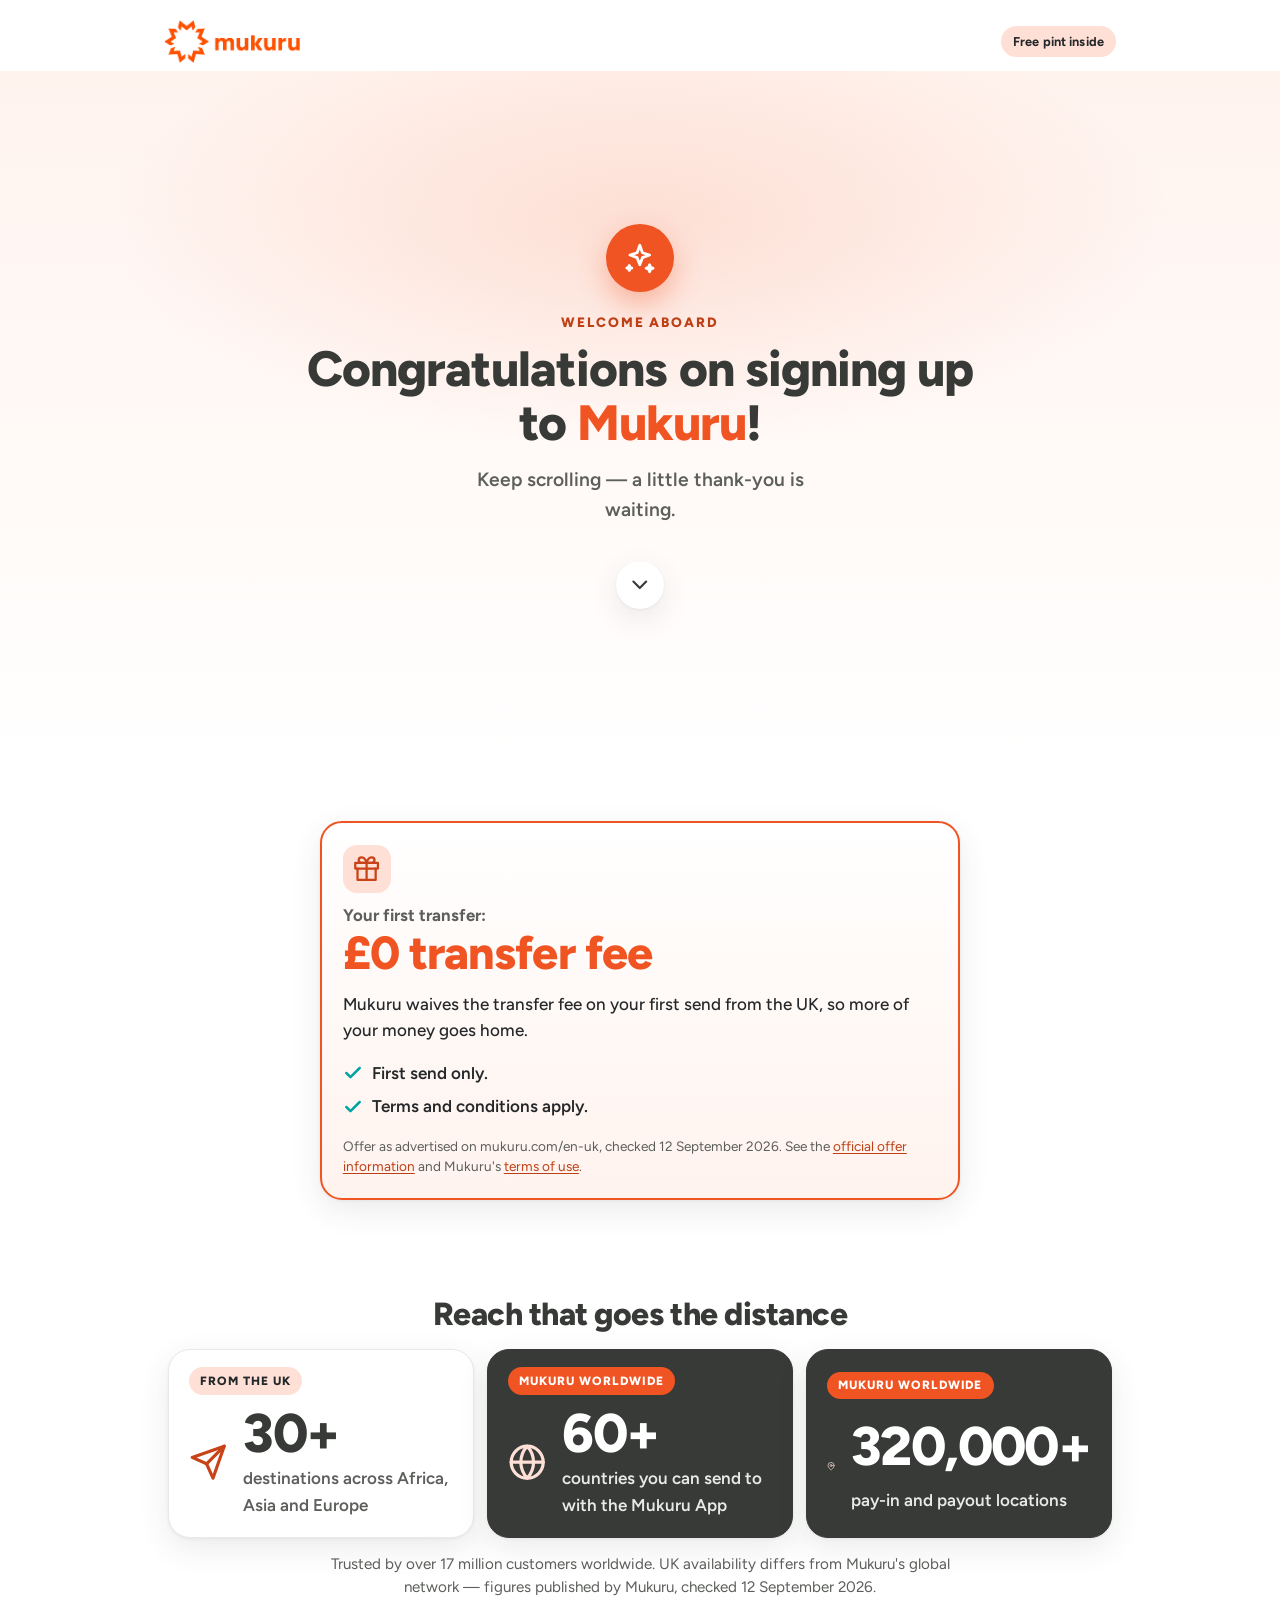
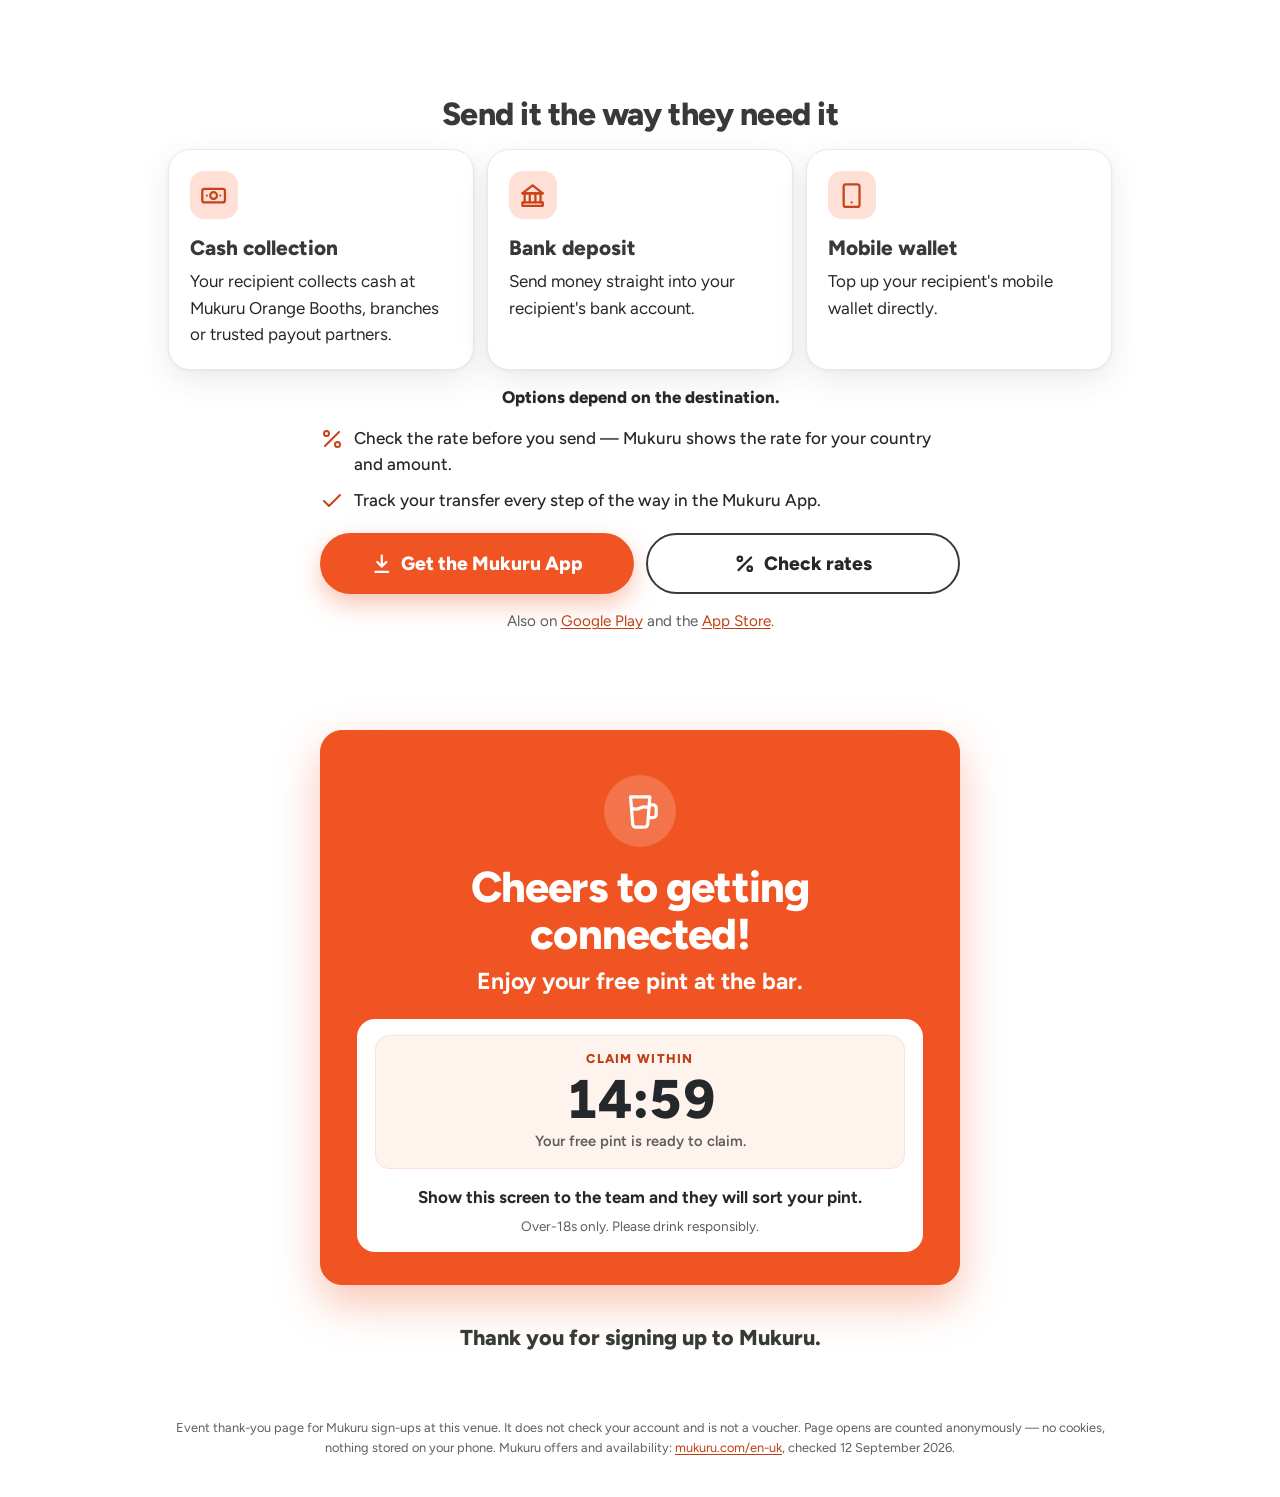
<file: index.html>
<!doctype html>
<html lang="en-GB">
  <head>
    <meta charset="utf-8" />
    <meta name="viewport" content="width=device-width, initial-scale=1" />
    <title>Welcome to Mukuru · Sign-up thank-you</title>
    <meta
      name="description"
      content="A thank-you for signing up to Mukuru: your first-transfer fee waiver, Mukuru's reach, ways to send money home, and your free pint."
    />
    <meta name="robots" content="noindex, nofollow" />
    <meta name="theme-color" content="#F05423" />
    <meta property="og:title" content="Welcome to Mukuru · Sign-up thank-you" />
    <meta
      property="og:description"
      content="Congratulations on signing up to Mukuru. Keep scrolling — a little thank-you is waiting."
    />
    <meta property="og:type" content="website" />
    <link
      rel="icon"
      href="assets/img/favicon.png"
      type="image/png"
      sizes="64x64"
    />
    <link rel="apple-touch-icon" href="assets/img/apple-touch-icon.png" />
    <link
      rel="preload"
      href="assets/fonts/figtree-latin.woff2"
      as="font"
      type="font/woff2"
      crossorigin
    />
    <link rel="stylesheet" href="assets/css/style.css" />
    <script>
      document.documentElement.classList.add("js");
    </script>
  </head>
  <body>
    <svg
      xmlns="http://www.w3.org/2000/svg"
      style="display: none"
      aria-hidden="true"
      focusable="false"
    >
      <symbol id="i-chevron" viewBox="0 0 24 24">
        <path d="M6 9l6 6 6-6" />
      </symbol>
      <symbol id="i-sparkle" viewBox="0 0 24 24">
        <path d="M12 3l1.9 5.4L19 10l-5.1 1.9L12 17l-1.9-5.1L5 10l5.1-1.6z" />
        <path d="M19 17l.7 1.8 1.8.7-1.8.7L19 22l-.7-1.8-1.8-.7 1.8-.7z" />
        <path d="M4.5 17.5l.5 1.3 1.3.5-1.3.5-.5 1.2-.5-1.2-1.3-.5 1.3-.5z" />
      </symbol>
      <symbol id="i-gift" viewBox="0 0 24 24">
        <path d="M20 12v10H4V12" />
        <path d="M2 7h20v5H2z" />
        <path d="M12 22V7" />
        <path d="M12 7H7.5a2.5 2.5 0 0 1 0-5C11 2 12 7 12 7z" />
        <path d="M12 7h4.5a2.5 2.5 0 0 0 0-5C13 2 12 7 12 7z" />
      </symbol>
      <symbol id="i-globe" viewBox="0 0 24 24">
        <circle cx="12" cy="12" r="10" />
        <path d="M2 12h20" />
        <path
          d="M12 2a15.3 15.3 0 0 1 4 10 15.3 15.3 0 0 1-4 10 15.3 15.3 0 0 1-4-10 15.3 15.3 0 0 1 4-10z"
        />
      </symbol>
      <symbol id="i-pin" viewBox="0 0 24 24">
        <path d="M21 10c0 7-9 13-9 13s-9-6-9-13a9 9 0 0 1 18 0z" />
        <circle cx="12" cy="10" r="3" />
      </symbol>
      <symbol id="i-send" viewBox="0 0 24 24">
        <path d="M22 2L11 13" />
        <path d="M22 2l-7 20-4-9-9-4 20-7z" />
      </symbol>
      <symbol id="i-cash" viewBox="0 0 24 24">
        <rect x="2" y="6" width="20" height="12" rx="2" />
        <circle cx="12" cy="12" r="3" />
        <path d="M6 12h.01M18 12h.01" />
      </symbol>
      <symbol id="i-bank" viewBox="0 0 24 24">
        <path d="M3 10h18" />
        <path d="M12 3l9 7H3l9-7z" />
        <path d="M5 10v8M9.5 10v8M14.5 10v8M19 10v8" />
        <path d="M3 18h18v3H3z" />
      </symbol>
      <symbol id="i-phone" viewBox="0 0 24 24">
        <rect x="5" y="2" width="14" height="20" rx="2" />
        <path d="M12 18h.01" />
      </symbol>
      <symbol id="i-tick" viewBox="0 0 24 24">
        <path d="M20 6L9 17l-5-5" />
      </symbol>
      <symbol id="i-rate" viewBox="0 0 24 24">
        <path d="M19 5L5 19" />
        <circle cx="6.5" cy="6.5" r="2.5" />
        <circle cx="17.5" cy="17.5" r="2.5" />
      </symbol>
      <symbol id="i-download" viewBox="0 0 24 24">
        <path d="M12 3v12" />
        <path d="M7 10l5 5 5-5" />
        <path d="M5 21h14" />
      </symbol>
      <symbol id="i-pint" viewBox="0 0 24 24">
        <path d="M6 3h12l-1.3 17.1a2 2 0 0 1-2 1.9H9.3a2 2 0 0 1-2-1.9L6 3z" />
        <path d="M6.6 10c1.8 1 3.6 1 5.4 0s3.6-1 5.4 0" />
        <path d="M18 8h2a2 2 0 0 1 2 2v4a2 2 0 0 1-2 2h-2.8" />
      </symbol>
      <symbol id="i-clock" viewBox="0 0 24 24">
        <circle cx="12" cy="12" r="9" />
        <path d="M12 7v5l3.2 1.9" />
      </symbol>
      <symbol id="i-external" viewBox="0 0 24 24">
        <path d="M7 17L17 7" />
        <path d="M8 7h9v9" />
      </symbol>
    </svg>

    <header class="topbar">
      <img
        class="logo"
        src="assets/img/mukuru-logo.png"
        alt="Mukuru"
        width="299"
        height="95"
        decoding="async"
      />
      <span class="chip">Free pint inside</span>
    </header>

    <main id="main">
      <!-- 1. Welcome -->
      <section class="hero" aria-labelledby="hero-title">
        <div class="confetti" aria-hidden="true">
          <i></i><i></i><i></i><i></i><i></i><i></i><i></i><i></i><i></i><i></i
          ><i></i><i></i><i></i><i></i><i></i><i></i>
        </div>
        <div class="hero-inner">
          <div class="hero-badge" aria-hidden="true">
            <svg class="icon"><use href="#i-sparkle" /></svg>
          </div>
          <p class="eyebrow">Welcome aboard</p>
          <h1 id="hero-title">
            Congratulations on signing up to <span class="brand">Mukuru</span>!
          </h1>
          <p class="lede">Keep scrolling — a little thank-you is waiting.</p>
          <a
            class="scroll-cue"
            href="#offer"
            aria-label="Scroll down to your first-transfer offer"
            ><svg class="icon" aria-hidden="true"><use href="#i-chevron" /></svg
          ></a>
        </div>
      </section>

      <!-- 2. First transfer -->
      <section id="offer" class="section" aria-labelledby="offer-title">
        <article class="card card-offer reveal">
          <div class="card-icon" aria-hidden="true">
            <svg class="icon"><use href="#i-gift" /></svg>
          </div>
          <h2 id="offer-title" class="offer-title">
            <span class="offer-kicker">Your first transfer:</span>
            <span class="offer-big">£0 transfer fee</span>
          </h2>
          <p class="offer-copy">
            Mukuru waives the transfer fee on your first send from the UK, so
            more of your money goes home.
          </p>
          <ul class="conditions">
            <li>
              <svg class="icon" aria-hidden="true"><use href="#i-tick" /></svg
              >First send only.
            </li>
            <li>
              <svg class="icon" aria-hidden="true"><use href="#i-tick" /></svg
              >Terms and conditions apply.
            </li>
          </ul>
          <p class="fineprint">
            Offer as advertised on mukuru.com/en-uk, checked 12 September 2026.
            See the
            <a
              href="https://www.mukuru.com/en-uk/download-mukuru-app/"
              rel="noopener"
              >official offer information</a
            >
            and Mukuru's
            <a
              href="https://www.mukuru.com/en-uk/legal/mukuru-money-transfer-service/"
              rel="noopener"
              >terms of use</a
            >.
          </p>
        </article>
      </section>

      <!-- 3. Reach -->
      <section class="section" aria-labelledby="reach-title">
        <h2 id="reach-title" class="section-title reveal">
          Reach that goes the distance
        </h2>
        <div class="stats">
          <article class="card stat reveal">
            <span class="scope scope-uk">From the UK</span>
            <svg class="icon stat-icon" aria-hidden="true">
              <use href="#i-send" />
            </svg>
            <span class="num">30+</span>
            <span class="label"
              >destinations across Africa, Asia and Europe</span
            >
          </article>
          <article class="card stat stat-global reveal">
            <span class="scope scope-global">Mukuru worldwide</span>
            <svg class="icon stat-icon" aria-hidden="true">
              <use href="#i-globe" />
            </svg>
            <span class="num">60+</span>
            <span class="label"
              >countries you can send to with the Mukuru App</span
            >
          </article>
          <article class="card stat stat-global reveal">
            <span class="scope scope-global">Mukuru worldwide</span>
            <svg class="icon stat-icon" aria-hidden="true">
              <use href="#i-pin" />
            </svg>
            <span class="num">320,000+</span>
            <span class="label">pay-in and payout locations</span>
          </article>
        </div>
        <p class="note reveal">
          Trusted by over 17 million customers worldwide. UK availability
          differs from Mukuru's global network — figures published by Mukuru,
          checked 12 September 2026.
        </p>
      </section>

      <!-- 4. Ways to send -->
      <section class="section" aria-labelledby="ways-title">
        <h2 id="ways-title" class="section-title reveal">
          Send it the way they need it
        </h2>
        <div class="ways">
          <article class="card way reveal">
            <div class="card-icon" aria-hidden="true">
              <svg class="icon"><use href="#i-cash" /></svg>
            </div>
            <h3>Cash collection</h3>
            <p>
              Your recipient collects cash at Mukuru Orange Booths, branches or
              trusted payout partners.
            </p>
          </article>
          <article class="card way reveal">
            <div class="card-icon" aria-hidden="true">
              <svg class="icon"><use href="#i-bank" /></svg>
            </div>
            <h3>Bank deposit</h3>
            <p>Send money straight into your recipient's bank account.</p>
          </article>
          <article class="card way reveal">
            <div class="card-icon" aria-hidden="true">
              <svg class="icon"><use href="#i-phone" /></svg>
            </div>
            <h3>Mobile wallet</h3>
            <p>Top up your recipient's mobile wallet directly.</p>
          </article>
        </div>
        <p class="note note-strong reveal">
          Options depend on the destination.
        </p>
        <ul class="ticks reveal">
          <li>
            <svg class="icon" aria-hidden="true"><use href="#i-rate" /></svg
            ><span
              >Check the rate before you send — Mukuru shows the rate for your
              country and amount.</span
            >
          </li>
          <li>
            <svg class="icon" aria-hidden="true"><use href="#i-tick" /></svg
            ><span
              >Track your transfer every step of the way in the Mukuru
              App.</span
            >
          </li>
        </ul>
        <div class="cta-row reveal">
          <a
            class="btn btn-primary"
            href="https://www.mukuru.com/en-uk/download-mukuru-app/"
            rel="noopener"
            ><svg class="icon" aria-hidden="true">
              <use href="#i-download" /></svg
            >Get the Mukuru App</a
          >
          <a
            class="btn btn-secondary"
            href="https://www.mukuru.com/en-uk/check-rates/"
            rel="noopener"
            ><svg class="icon" aria-hidden="true"><use href="#i-rate" /></svg
            >Check rates</a
          >
        </div>
        <p class="store-links reveal">
          Also on
          <a
            href="https://play.google.com/store/apps/details?id=com.mukuru.customer.android"
            rel="noopener"
            >Google Play</a
          >
          and the
          <a href="https://apps.apple.com/gb/app/id1515075370" rel="noopener"
            >App Store</a
          >.
        </p>
      </section>

      <!-- 5. Pint -->
      <section class="section section-pint" aria-labelledby="pint-title">
        <article class="card card-pint reveal">
          <div class="pint-icon" aria-hidden="true">
            <svg class="icon"><use href="#i-pint" /></svg>
          </div>
          <h2 id="pint-title">Cheers to getting connected!</h2>
          <p class="pint-lede">Enjoy your free pint at the bar.</p>
          <div class="pint-panel">
            <div class="claim" id="claim" data-minutes="15">
              <p class="claim-fallback">
                Claim your free pint within 15 minutes of scanning.
              </p>
            </div>
            <p class="pint-how">
              Show this screen to the team and they will sort your pint.
            </p>
            <p class="fineprint">Over-18s only. Please drink responsibly.</p>
          </div>
        </article>
        <p class="thanks reveal">Thank you for signing up to Mukuru.</p>
      </section>
    </main>

    <footer class="foot">
      <p>
        Event thank-you page for Mukuru sign-ups at this venue. It does not
        check your account and is not a voucher. Page opens are counted
        anonymously — no cookies, nothing stored on your phone. Mukuru offers
        and availability:
        <a href="https://www.mukuru.com/en-uk/" rel="noopener"
          >mukuru.com/en-uk</a
        >, checked 12 September 2026.
      </p>
    </footer>

    <script src="assets/js/main.js" defer></script>
  </body>
</html>
</file>
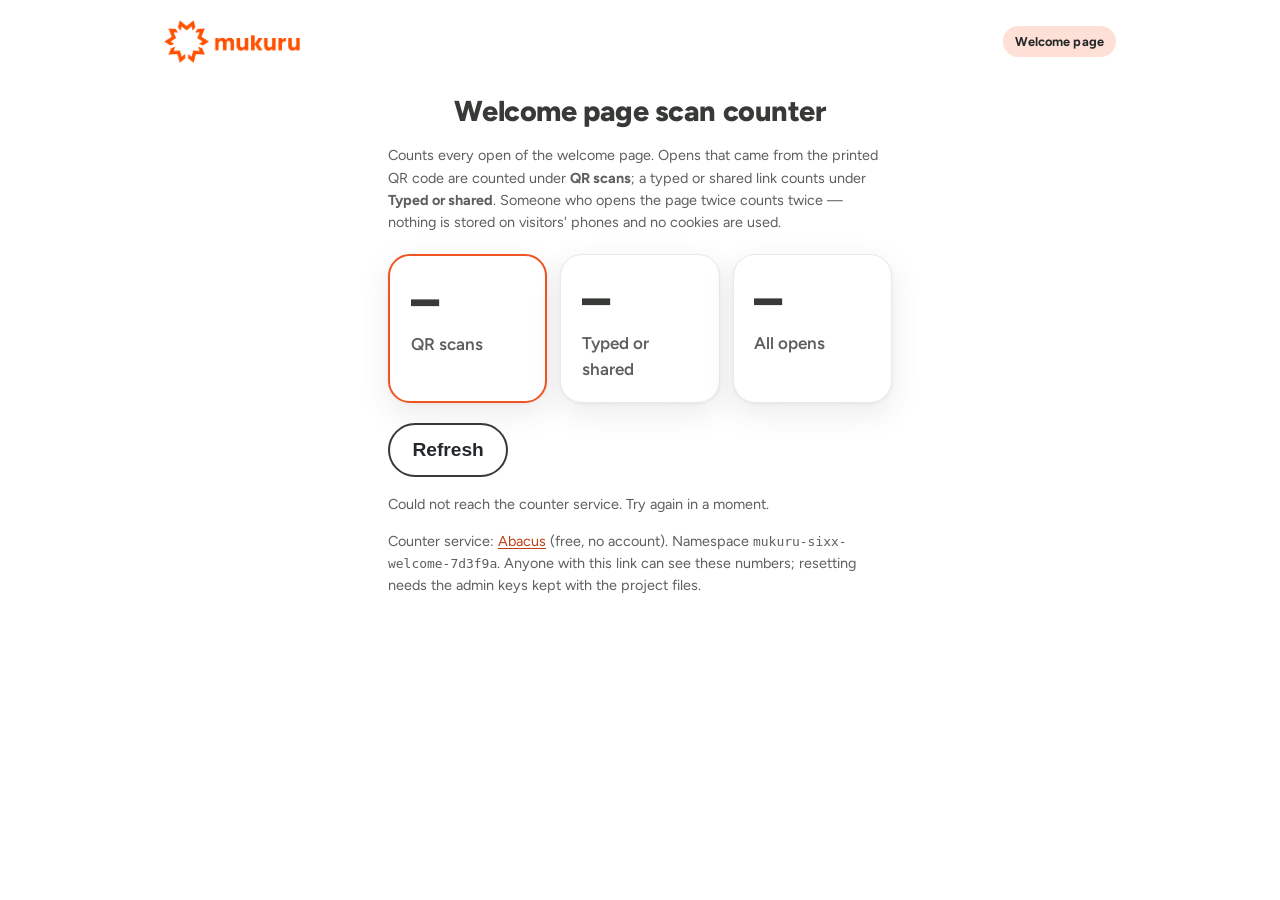
<file: stats.html>
<!doctype html>
<html lang="en-GB">
  <head>
    <meta charset="utf-8" />
    <meta name="viewport" content="width=device-width, initial-scale=1" />
    <title>Scan counter · Mukuru welcome page</title>
    <meta name="robots" content="noindex, nofollow" />
    <meta name="theme-color" content="#F05423" />
    <link
      rel="icon"
      href="assets/img/favicon.png"
      type="image/png"
      sizes="64x64"
    />
    <link rel="stylesheet" href="assets/css/style.css" />
    <style>
      .stats-title {
        font-size: 1.8rem;
      }
      .stats-wrap {
        max-width: 34rem;
        margin: 0 auto;
        padding: 1.5rem 1.25rem 3rem;
      }
      .stats-grid {
        display: grid;
        gap: 0.8rem;
        margin: 1.25rem 0;
      }
      .stat-box {
        padding: 1.2rem 1.3rem;
      }
      .stat-box .num {
        font-size: clamp(2.4rem, 11vw, 3.2rem);
        line-height: 1;
        font-weight: 800;
        letter-spacing: -0.03em;
        color: #373a36;
        display: block;
      }
      .stat-box .label {
        font-weight: 600;
        color: #5c5f5b;
        display: block;
        margin-top: 0.3rem;
      }
      .stat-box.hl {
        border: 2px solid #f05423;
      }
      .meta {
        font-size: 0.9rem;
        color: #5c5f5b;
      }
      .btn-row {
        margin: 1rem 0;
      }
      code {
        font-family: ui-monospace, Consolas, monospace;
        font-size: 0.9em;
      }
      @media (min-width: 40em) {
        .stats-grid {
          grid-template-columns: repeat(3, 1fr);
        }
      }
    </style>
  </head>
  <body>
    <header class="topbar">
      <img
        class="logo"
        src="assets/img/mukuru-logo.png"
        alt="Mukuru"
        width="299"
        height="95"
      />
      <span class="chip">Welcome page</span>
    </header>
    <main class="stats-wrap">
      <h1 class="section-title stats-title">
        Welcome page scan counter
      </h1>
      <p class="meta">
        Counts every open of the welcome page. Opens that came from the printed
        QR code are counted under <strong>QR scans</strong>; a typed or shared
        link counts under <strong>Typed or shared</strong>. Someone who opens
        the page twice counts twice — nothing is stored on visitors' phones and
        no cookies are used.
      </p>

      <div class="stats-grid" aria-live="polite">
        <article class="card stat-box hl">
          <span class="num" id="qr">–</span><span class="label">QR scans</span>
        </article>
        <article class="card stat-box">
          <span class="num" id="direct">–</span
          ><span class="label">Typed or shared</span>
        </article>
        <article class="card stat-box">
          <span class="num" id="total">–</span
          ><span class="label">All opens</span>
        </article>
      </div>

      <div class="btn-row">
        <button class="btn btn-secondary" id="refresh" type="button">
          Refresh
        </button>
      </div>
      <p class="meta" id="status">Loading…</p>
      <p class="meta">
        Counter service:
        <a href="https://abacus.jasoncameron.dev/" rel="noopener">Abacus</a>
        (free, no account). Namespace <code id="ns"></code>. Anyone with this
        link can see these numbers; resetting needs the admin keys kept with the
        project files.
      </p>
    </main>
    <script>
      (function () {
        var NS = "mukuru-sixx-welcome-7d3f9a";
        var BASE = "https://abacus.jasoncameron.dev/get/" + NS + "/";
        document.getElementById("ns").textContent = NS;
        var status = document.getElementById("status");

        function read(key) {
          return fetch(BASE + key, { cache: "no-store" })
            .then(function (r) {
              return r.ok ? r.json() : { value: 0 };
            })
            .then(function (j) {
              return Number(j.value) || 0;
            })
            .catch(function () {
              return null;
            });
        }

        function load() {
          status.textContent = "Loading…";
          Promise.all([read("qr-scans"), read("direct")]).then(function (v) {
            var qr = v[0],
              direct = v[1];
            if (qr === null || direct === null) {
              status.textContent =
                "Could not reach the counter service. Try again in a moment.";
              return;
            }
            document.getElementById("qr").textContent =
              qr.toLocaleString("en-GB");
            document.getElementById("direct").textContent =
              direct.toLocaleString("en-GB");
            document.getElementById("total").textContent = (
              qr + direct
            ).toLocaleString("en-GB");
            status.textContent =
              "Updated " + new Date().toLocaleString("en-GB");
          });
        }

        document.getElementById("refresh").addEventListener("click", load);
        load();
      })();
    </script>
  </body>
</html>
</file>
<file: assets/css/style.css>
/* Mukuru welcome page (venue-generic, counted copy)
   Brand colours taken from mukuru.com CSS variables (checked 12 Sep 2026):
   --orange #F05423, --charcoal #373A36, --peach-orange #FFE0D6, --grey #E9E9EA, --teal #00A5A3.
   Darker orange (#BF3F15) is used only for small orange text so it meets WCAG AA (5.3:1 on white). */

@font-face {
  font-family: "Figtree";
  font-style: normal;
  font-weight: 300 900;
  font-display: swap;
  src: url("../fonts/figtree-latin.woff2") format("woff2");
}

:root {
  --orange: #f05423;
  --orange-text: #bf3f15;
  --orange-deep: #c84318;
  --peach: #ffe0d6;
  --peach-soft: #fff3ee;
  --charcoal: #373a36;
  --ink: #25282a;
  --muted: #5c5f5b;
  --grey: #e9e9ea;
  --teal: #00a5a3;
  --white: #ffffff;
  --claim-over: #b3261e;
  --radius: 22px;
  --shadow: 0 10px 30px rgba(55, 58, 54, 0.1), 0 1px 3px rgba(55, 58, 54, 0.06);
  --maxw: 34rem;
  --font:
    "Figtree", system-ui, -apple-system, "Segoe UI", Roboto, Helvetica, Arial,
    sans-serif;
  color-scheme: light;
}

*,
*::before,
*::after {
  box-sizing: border-box;
}

html {
  scroll-behavior: smooth;
  -webkit-text-size-adjust: 100%;
}

body {
  margin: 0;
  font-family: var(--font);
  font-size: 1.0625rem;
  line-height: 1.55;
  color: var(--ink);
  background: var(--white);
  -webkit-font-smoothing: antialiased;
  overflow-x: hidden;
}

img,
svg {
  display: block;
  max-width: 100%;
}

a {
  color: var(--orange-text);
  text-decoration-thickness: 0.08em;
  text-underline-offset: 0.15em;
}
a:hover {
  color: var(--orange-deep);
}

:focus-visible {
  outline: 3px solid var(--ink);
  outline-offset: 3px;
  border-radius: 6px;
}

.icon {
  width: 1.5rem;
  height: 1.5rem;
  fill: none;
  stroke: currentColor;
  stroke-width: 2;
  stroke-linecap: round;
  stroke-linejoin: round;
  flex: 0 0 auto;
}

/* ---------- Top bar ---------- */
.topbar {
  display: flex;
  align-items: center;
  justify-content: space-between;
  gap: 0.75rem;
  max-width: var(--maxw);
  margin: 0 auto;
  padding: 0.9rem 1.25rem 0.5rem;
}

.logo {
  width: 7.25rem;
  height: auto;
}

.chip {
  display: inline-block;
  padding: 0.35rem 0.75rem;
  border-radius: 999px;
  background: var(--peach);
  color: var(--ink);
  font-weight: 700;
  font-size: 0.8rem;
  letter-spacing: 0.01em;
  white-space: nowrap;
}

/* ---------- Hero ---------- */
.hero {
  position: relative;
  min-height: 74vh;
  min-height: 74svh;
  display: grid;
  place-items: center;
  overflow: hidden;
  padding: 2.25rem 1.25rem 3rem;
  background:
    radial-gradient(
      60% 45% at 50% 22%,
      rgba(240, 84, 35, 0.14),
      transparent 70%
    ),
    linear-gradient(180deg, var(--peach-soft) 0%, var(--white) 100%);
}

.hero-inner {
  position: relative;
  z-index: 1;
  max-width: var(--maxw);
  text-align: center;
}

.hero-badge {
  width: 4.25rem;
  height: 4.25rem;
  margin: 0 auto 1.25rem;
  display: grid;
  place-items: center;
  border-radius: 50%;
  background: var(--orange);
  color: var(--white);
  box-shadow: 0 12px 28px rgba(240, 84, 35, 0.35);
}
.hero-badge .icon {
  width: 2.1rem;
  height: 2.1rem;
}

.eyebrow {
  margin: 0 0 0.6rem;
  font-weight: 800;
  font-size: 0.85rem;
  letter-spacing: 0.14em;
  text-transform: uppercase;
  color: var(--orange-text);
}

h1 {
  margin: 0 0 1rem;
  font-size: clamp(2.1rem, 8.5vw, 3.1rem);
  line-height: 1.08;
  font-weight: 800;
  letter-spacing: -0.02em;
  color: var(--charcoal);
}
h1 .brand {
  color: var(--orange);
  white-space: nowrap;
}

.lede {
  margin: 0 auto;
  max-width: 24rem;
  font-size: 1.2rem;
  font-weight: 600;
  color: var(--muted);
}

.scroll-cue {
  display: inline-grid;
  place-items: center;
  width: 3rem;
  height: 3rem;
  margin-top: 2.25rem;
  border-radius: 50%;
  background: var(--white);
  color: var(--charcoal);
  box-shadow: var(--shadow);
  animation: cue 1.8s ease-in-out infinite;
}
.scroll-cue .icon {
  width: 1.6rem;
  height: 1.6rem;
}

@keyframes cue {
  0%,
  100% {
    transform: translateY(0);
  }
  50% {
    transform: translateY(6px);
  }
}

/* Subtle celebration: slow confetti drifting through the hero */
.confetti {
  position: absolute;
  inset: 0;
  pointer-events: none;
  z-index: 0;
}
.confetti i {
  position: absolute;
  top: -4vh;
  width: 0.55rem;
  height: 0.9rem;
  border-radius: 2px;
  opacity: 0;
  background: var(--orange);
  animation: fall 9s linear infinite;
  will-change: transform, opacity;
}
.confetti i:nth-child(3n) {
  background: var(--teal);
}
.confetti i:nth-child(4n) {
  background: var(--charcoal);
  width: 0.5rem;
  height: 0.5rem;
  border-radius: 50%;
}
.confetti i:nth-child(5n) {
  background: var(--peach);
}
.confetti i:nth-child(1) {
  left: 4%;
  animation-delay: 0s;
  animation-duration: 10s;
}
.confetti i:nth-child(2) {
  left: 11%;
  animation-delay: 1.6s;
  animation-duration: 8.5s;
}
.confetti i:nth-child(3) {
  left: 18%;
  animation-delay: 3.1s;
  animation-duration: 11s;
}
.confetti i:nth-child(4) {
  left: 25%;
  animation-delay: 0.8s;
  animation-duration: 9.4s;
}
.confetti i:nth-child(5) {
  left: 32%;
  animation-delay: 4.2s;
  animation-duration: 8s;
}
.confetti i:nth-child(6) {
  left: 39%;
  animation-delay: 2.4s;
  animation-duration: 10.5s;
}
.confetti i:nth-child(7) {
  left: 46%;
  animation-delay: 5.5s;
  animation-duration: 9s;
}
.confetti i:nth-child(8) {
  left: 53%;
  animation-delay: 1.1s;
  animation-duration: 11.5s;
}
.confetti i:nth-child(9) {
  left: 60%;
  animation-delay: 3.8s;
  animation-duration: 8.8s;
}
.confetti i:nth-child(10) {
  left: 67%;
  animation-delay: 0.4s;
  animation-duration: 10.2s;
}
.confetti i:nth-child(11) {
  left: 74%;
  animation-delay: 4.9s;
  animation-duration: 9.6s;
}
.confetti i:nth-child(12) {
  left: 81%;
  animation-delay: 2s;
  animation-duration: 8.2s;
}
.confetti i:nth-child(13) {
  left: 88%;
  animation-delay: 6.2s;
  animation-duration: 10.8s;
}
.confetti i:nth-child(14) {
  left: 94%;
  animation-delay: 1.3s;
  animation-duration: 9.2s;
}
.confetti i:nth-child(15) {
  left: 15%;
  animation-delay: 7s;
  animation-duration: 12s;
}
.confetti i:nth-child(16) {
  left: 70%;
  animation-delay: 6.6s;
  animation-duration: 11.2s;
}

@keyframes fall {
  0% {
    transform: translateY(0) rotate(0deg);
    opacity: 0;
  }
  8% {
    opacity: 0.85;
  }
  85% {
    opacity: 0.6;
  }
  100% {
    transform: translateY(96vh) rotate(540deg);
    opacity: 0;
  }
}

/* ---------- Sections & cards ---------- */
.section {
  max-width: var(--maxw);
  margin: 0 auto;
  padding: 1.7rem 1.25rem;
}

.section-title {
  margin: 0 0 1rem;
  font-size: clamp(1.55rem, 6vw, 2rem);
  line-height: 1.15;
  font-weight: 800;
  letter-spacing: -0.015em;
  color: var(--charcoal);
}

.card {
  background: var(--white);
  border: 1px solid var(--grey);
  border-radius: var(--radius);
  box-shadow: var(--shadow);
  padding: 1.35rem 1.3rem;
}

.card-icon {
  width: 3rem;
  height: 3rem;
  display: grid;
  place-items: center;
  border-radius: 14px;
  background: var(--peach);
  color: var(--orange-deep);
  margin-bottom: 0.8rem;
}
.card-icon .icon {
  width: 1.7rem;
  height: 1.7rem;
}

/* Offer card */
.card-offer {
  border: 2px solid var(--orange);
  background: linear-gradient(180deg, var(--white) 0%, var(--peach-soft) 100%);
}
.offer-title {
  margin: 0 0 0.75rem;
  line-height: 1.1;
}
.offer-kicker {
  display: block;
  font-size: 1.05rem;
  font-weight: 700;
  color: var(--muted);
  margin-bottom: 0.25rem;
}
.offer-big {
  display: block;
  font-size: clamp(2rem, 9vw, 2.9rem);
  font-weight: 800;
  letter-spacing: -0.02em;
  color: var(--orange);
}
.offer-copy {
  margin: 0 0 1rem;
  font-weight: 500;
}

.conditions {
  list-style: none;
  margin: 0 0 1rem;
  padding: 0;
  display: grid;
  gap: 0.45rem;
  font-weight: 600;
}
.conditions li {
  display: flex;
  align-items: center;
  gap: 0.55rem;
}
.conditions .icon {
  width: 1.25rem;
  height: 1.25rem;
  color: var(--teal);
  stroke-width: 3;
}

.fineprint {
  margin: 0;
  font-size: 0.85rem;
  line-height: 1.5;
  color: var(--muted);
}

/* Stats */
.stats {
  display: grid;
  gap: 0.8rem;
}

.stat {
  position: relative;
  display: grid;
  grid-template-columns: auto 1fr;
  grid-template-areas: "scope scope" "icon num" "icon label";
  column-gap: 1rem;
  align-items: center;
  padding: 1.1rem 1.25rem 1.2rem;
}
.stat .scope {
  grid-area: scope;
  justify-self: start;
  margin-bottom: 0.7rem;
}
.stat .stat-icon {
  grid-area: icon;
  width: 2.4rem;
  height: 2.4rem;
  color: var(--orange-deep);
  align-self: center;
}
.stat .num {
  grid-area: num;
  font-size: clamp(2.4rem, 11vw, 3.4rem);
  line-height: 1;
  font-weight: 800;
  letter-spacing: -0.03em;
  color: var(--charcoal);
}
.stat .label {
  grid-area: label;
  font-weight: 600;
  color: var(--muted);
  margin-top: 0.3rem;
}

.stat-global {
  background: var(--charcoal);
  border-color: var(--charcoal);
}
.stat-global .num {
  color: var(--white);
}
.stat-global .label {
  color: #e9e9ea;
}
.stat-global .stat-icon {
  color: var(--peach);
}

.scope {
  display: inline-block;
  padding: 0.28rem 0.7rem;
  border-radius: 999px;
  font-size: 0.75rem;
  font-weight: 800;
  letter-spacing: 0.08em;
  text-transform: uppercase;
}
.scope-uk {
  background: var(--peach);
  color: var(--ink);
}
.scope-global {
  background: var(--orange);
  color: var(--white);
}

.note {
  margin: 0.9rem 0 0;
  font-size: 0.95rem;
  color: var(--muted);
}
.note-strong {
  font-weight: 800;
  color: var(--ink);
  font-size: 1.05rem;
}

/* Ways */
.ways {
  display: grid;
  gap: 0.8rem;
}
.way h3 {
  margin: 0 0 0.35rem;
  font-size: 1.3rem;
  font-weight: 800;
  color: var(--charcoal);
}
.way p {
  margin: 0;
  color: var(--ink);
}

.ticks {
  list-style: none;
  margin: 0.9rem 0 0;
  padding: 0;
  display: grid;
  gap: 0.6rem;
}
.ticks li {
  display: flex;
  gap: 0.6rem;
  align-items: flex-start;
  font-weight: 500;
}
.ticks .icon {
  color: var(--orange-deep);
  margin-top: 0.15rem;
}

/* Buttons */
.cta-row {
  display: grid;
  gap: 0.75rem;
  margin-top: 1.25rem;
}

.btn {
  display: inline-flex;
  align-items: center;
  justify-content: center;
  gap: 0.55rem;
  min-height: 3.4rem;
  padding: 0.85rem 1.4rem;
  border-radius: 999px;
  font-size: 1.2rem;
  font-weight: 800;
  text-decoration: none;
  transition:
    transform 0.15s ease,
    box-shadow 0.15s ease,
    background-color 0.15s ease;
}
.btn .icon {
  width: 1.35rem;
  height: 1.35rem;
  stroke-width: 2.5;
}
.btn-primary {
  background: var(--orange);
  color: var(--white);
  box-shadow: 0 10px 24px rgba(240, 84, 35, 0.35);
}
.btn-primary:hover {
  background: var(--orange-deep);
  color: var(--white);
}
.btn-secondary {
  background: var(--white);
  color: var(--ink);
  border: 2px solid var(--charcoal);
}
.btn-secondary:hover {
  background: var(--peach-soft);
  color: var(--ink);
}
.btn:active {
  transform: translateY(1px);
}

.store-links {
  margin: 1rem 0 0;
  font-size: 0.95rem;
  color: var(--muted);
}

/* Pint */
.section-pint {
  padding-top: 2.5rem;
  padding-bottom: 2.75rem;
}

.card-pint {
  background: var(--orange);
  border-color: var(--orange);
  color: var(--white);
  text-align: center;
  padding: 2.25rem 1.5rem 1.5rem;
  box-shadow: 0 18px 44px rgba(240, 84, 35, 0.35);
}
.pint-icon {
  width: 4.5rem;
  height: 4.5rem;
  margin: 0 auto 1.1rem;
  display: grid;
  place-items: center;
  border-radius: 50%;
  background: rgba(255, 255, 255, 0.18);
  color: var(--white);
}
.pint-icon .icon {
  width: 2.4rem;
  height: 2.4rem;
}
.card-pint h2 {
  margin: 0 0 0.6rem;
  font-size: clamp(2rem, 8.5vw, 2.7rem);
  line-height: 1.08;
  font-weight: 800;
  letter-spacing: -0.02em;
  color: var(--white);
}
.pint-lede {
  margin: 0 auto 1.4rem;
  max-width: 22rem;
  font-size: 1.45rem;
  line-height: 1.25;
  font-weight: 700;
  color: var(--white);
}
.pint-panel {
  background: var(--white);
  color: var(--ink);
  border-radius: 18px;
  padding: 1rem 1.1rem;
}
.pint-how {
  margin: 0 0 0.35rem;
  font-weight: 700;
}

.thanks {
  margin: 2.25rem 0 0;
  text-align: center;
  font-size: 1.35rem;
  font-weight: 800;
  color: var(--charcoal);
}

/* Footer */
.foot {
  max-width: var(--maxw);
  margin: 0 auto;
  padding: 1rem 1.25rem 2.5rem;
  font-size: 0.8rem;
  line-height: 1.5;
  color: var(--muted);
  text-align: center;
}
.foot p {
  margin: 0;
}

/* ---------- Reveal on scroll (progressive enhancement) ---------- */
.js .reveal {
  opacity: 0;
  transform: translateY(18px);
  transition:
    opacity 0.55s ease,
    transform 0.55s ease;
}
.js .reveal.in {
  opacity: 1;
  transform: none;
}

/* ---------- Larger screens ---------- */
@media (min-width: 40em) {
  :root {
    --maxw: 40rem;
  }
  .section {
    padding: 2.75rem 1.5rem;
  }
  .cta-row {
    grid-template-columns: 1fr 1fr;
  }
  .card-pint {
    padding: 2.75rem 2.25rem 2rem;
  }
}

@media (min-width: 60em) {
  :root {
    --maxw: 62rem;
  }
  .topbar {
    padding-top: 1.25rem;
  }
  .logo {
    width: 8.5rem;
  }
  .hero {
    min-height: 78vh;
  }
  .hero-inner {
    max-width: 44rem;
  }
  .section {
    padding: 3rem 1.5rem;
  }
  .stats {
    grid-template-columns: repeat(3, 1fr);
  }
  .ways {
    grid-template-columns: repeat(3, 1fr);
  }
  .card-offer {
    max-width: 40rem;
    margin: 0 auto;
  }
  .card-pint {
    max-width: 40rem;
    margin: 0 auto;
  }
  .cta-row {
    max-width: 40rem;
    margin-left: auto;
    margin-right: auto;
  }
  .ticks,
  .note,
  .store-links {
    max-width: 40rem;
    margin-left: auto;
    margin-right: auto;
  }
  .section-title {
    text-align: center;
  }
  .ticks {
    text-align: left;
  }
  .note,
  .store-links {
    text-align: center;
  }
}

/* ---------- Reduced motion ---------- */
@media (prefers-reduced-motion: reduce) {
  html {
    scroll-behavior: auto;
  }
  .scroll-cue {
    animation: none;
  }
  .confetti {
    display: none;
  }
  .js .reveal {
    opacity: 1;
    transform: none;
    transition: none;
  }
  .btn {
    transition: none;
  }
}

/* ---------- Print ---------- */
@media print {
  .confetti,
  .scroll-cue {
    display: none;
  }
  .card {
    box-shadow: none;
  }
  .js .reveal {
    opacity: 1;
    transform: none;
  }
}

/* ---------- Compact "ways" cards on small screens ---------- */
.way {
  display: grid;
  grid-template-columns: auto 1fr;
  column-gap: 1rem;
  align-items: start;
}
.way .card-icon {
  grid-row: 1 / span 2;
  width: 2.9rem;
  height: 2.9rem;
  margin-bottom: 0;
}
.way h3 {
  margin: 0.2rem 0 0.25rem;
}
.way p {
  grid-column: 2;
}
@media (min-width: 60em) {
  .way {
    display: block;
  }
  .way .card-icon {
    width: 3rem;
    height: 3rem;
    margin-bottom: 0.8rem;
  }
}

/* ---------- Claim countdown (pint card) ---------- */
.visually-hidden {
  position: absolute;
  width: 1px;
  height: 1px;
  margin: -1px;
  padding: 0;
  overflow: hidden;
  clip: rect(0 0 0 0);
  clip-path: inset(50%);
  white-space: nowrap;
  border: 0;
}

.claim {
  margin: 0 0 0.9rem;
  padding: 0.85rem 1rem 0.95rem;
  border-radius: 14px;
  background: var(--peach-soft);
  border: 1px solid var(--peach);
}

.claim-fallback {
  margin: 0;
  font-weight: 700;
  color: var(--ink);
}

.claim-label {
  margin: 0;
  font-size: 0.8rem;
  font-weight: 800;
  letter-spacing: 0.1em;
  text-transform: uppercase;
  color: var(--orange-text);
}

.claim-time {
  margin: 0.1rem 0 0;
  font-size: clamp(2.6rem, 13vw, 3.4rem);
  line-height: 1.05;
  font-weight: 800;
  letter-spacing: -0.02em;
  font-variant-numeric: tabular-nums;
  font-feature-settings: "tnum" 1;
  color: var(--ink);
}

.claim-note {
  margin: 0.15rem 0 0;
  font-size: 0.92rem;
  font-weight: 600;
  color: var(--muted);
}

.claim.is-expired {
  background: var(--grey);
  border-color: #d6d6d8;
}
.claim.is-expired .claim-label {
  color: var(--claim-over);
}
.claim.is-expired .claim-time {
  color: var(--claim-over);
}
</file>
